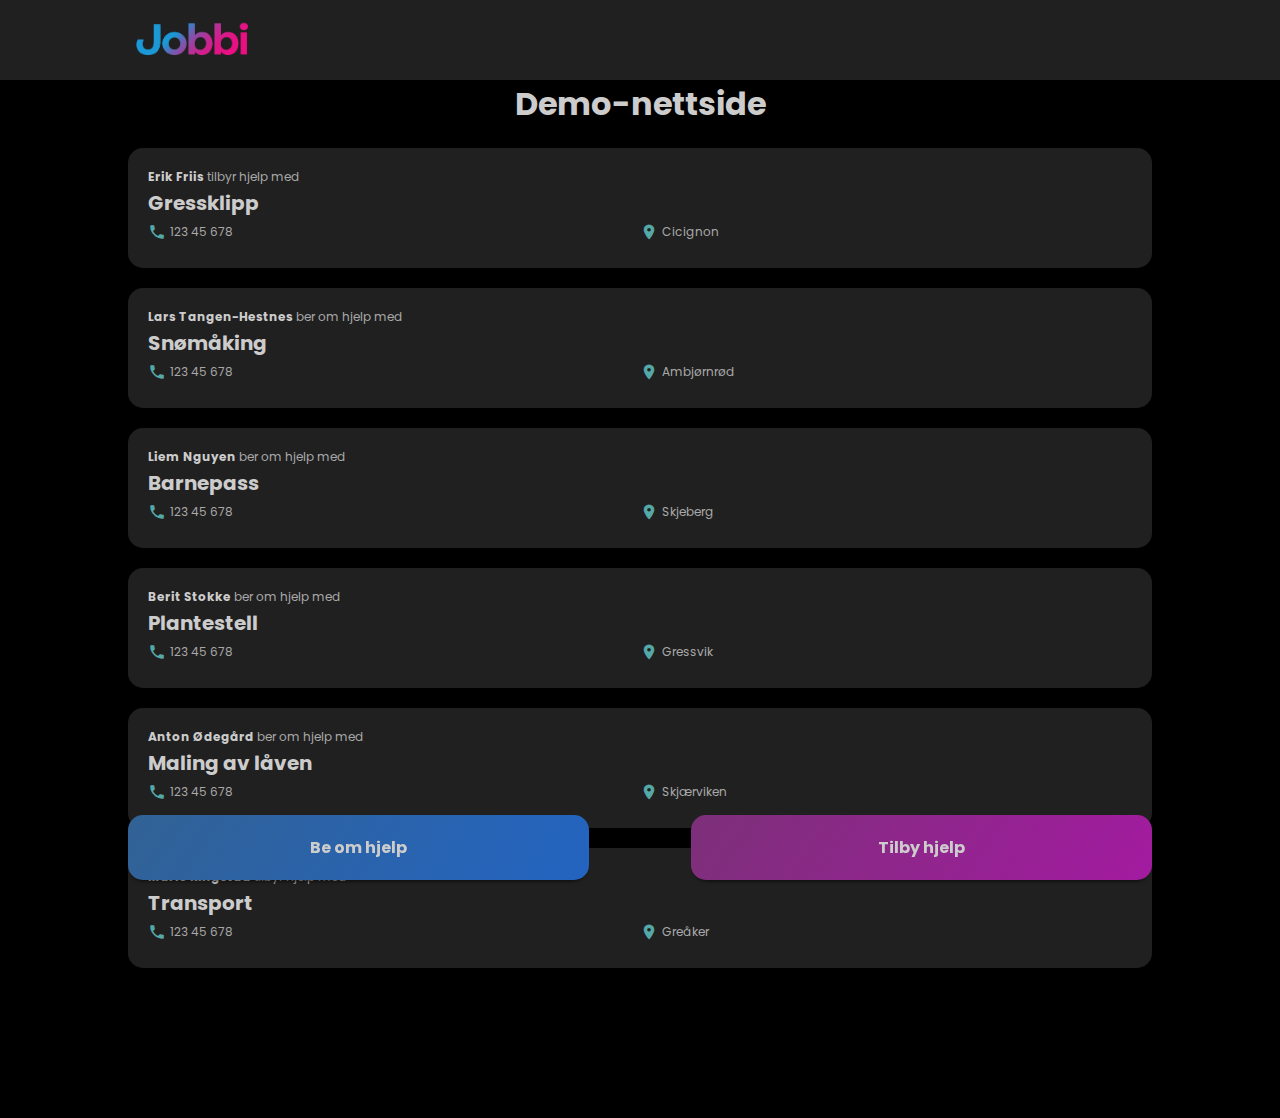
<file: index.html>
<!DOCTYPE html>
<html lang="no">
<head>
    <meta charset="UTF-8">
    <meta http-equiv="X-UA-Compatible" content="IE=edge">
    <meta name="viewport" content="width=device-width, initial-scale=1.0">
    <link rel="stylesheet" href="style.css">
    <script src="script.js" defer></script>
    <title>Jobbi</title>
    <link href="https://fonts.googleapis.com/icon?family=Material+Icons" rel="stylesheet">
    <link rel="preconnect" href="https://fonts.googleapis.com">
    <link rel="preconnect" href="https://fonts.gstatic.com" crossorigin>
    <link href="https://fonts.googleapis.com/css2?family=Montserrat:wght@400;600;700;800&family=Poppins:ital,wght@0,400;0,500;0,600;1,400&display=swap" rel="stylesheet">
</head>
<body>
    <div id="wrapper">
        <header>
            <img src="Images/logo.png" alt="Jobbi">
            <div id="menu-box">
                <!-- <p id="sort">Sortér</p> -->
                <i class="material-icons" id="mode-toggle">dark_mode</i>
            </div>
        </header>
        <div class="main-content">
            <h1 id="disclaimer">Demo-nettside</h1>
            <a href="card1.html">
                <div class="card">
                    <p><strong>Erik Friis </strong> tilbyr hjelp med</p>
                    <h1>Gressklipp</h1>
                    <div class="contact-info">
                        <div class="phone">
                            <i class="icon material-icons ">call</i>
                            <p class="phone-number">123 45 678</p>
                        </div>
                        <div class="location">
                            <i class="icon material-icons ">location_on</i>
                            <p class="location">Cicignon</p>
                        </div>
                    </div>
                </div>
            </a>
            <a href="card2.html">
                <div class="card">
                    <p><strong>Lars Tangen-Hestnes </strong> ber om hjelp med</p>
                    <h1>Snømåking</h1>
                    <div class="contact-info">
                        <div class="phone">
                            <i class="icon material-icons ">call</i>
                            <p class="phone-number">123 45 678</p>
                        </div>
                        <div class="location">
                            <i class="icon material-icons ">location_on</i>
                            <p class="location">Ambjørnrød</p>
                        </div>
                    </div>
                </div>
            </a>
            <a href="card3.html">
                <div class="card">
                    <p><strong>Liem Nguyen </strong> ber om hjelp med</p>
                    <h1>Barnepass</h1>
                    <div class="contact-info">
                        <div class="phone">
                            <i class="icon material-icons ">call</i>
                            <p class="phone-number">123 45 678</p>
                        </div>
                        <div class="location">
                            <i class="icon material-icons ">location_on</i>
                            <p class="location">Skjeberg</p>
                        </div>
                    </div>
                </div>
            </a>
            <a href="card4.html">
                <div class="card">
                    <p><strong>Berit Stokke </strong> ber om hjelp med</p>
                    <h1>Plantestell</h1>
                    <div class="contact-info">
                        <div class="phone">
                            <i class="icon material-icons ">call</i>
                            <p class="phone-number">123 45 678</p>
                        </div>
                        <div class="location">
                            <i class="icon material-icons ">location_on</i>
                            <p class="location">Gressvik</p>
                        </div>
                    </div>
                </div>
            </a>
            <a href="card5.html">
                <div class="card">
                    <p><strong>Anton Ødegård </strong> ber om hjelp med</p>
                    <h1>Maling av låven</h1>
                    <div class="contact-info">
                        <div class="phone">
                            <i class="icon material-icons ">call</i>
                            <p class="phone-number">123 45 678</p>
                        </div>
                        <div class="location">
                            <i class="icon material-icons ">location_on</i>
                            <p class="location">Skjærviken</p>
                        </div>
                    </div>
                </div>
            </a>
            <a href="card6.html">
                <div class="card">
                    <p><strong>Marie Ringstad </strong> tilbyr hjelp med</p>
                    <h1>Transport</h1>
                    <div class="contact-info">
                        <div class="phone">
                            <i class="icon material-icons ">call</i>
                            <p class="phone-number">123 45 678</p>
                        </div>
                        <div class="location">
                            <i class="icon material-icons ">location_on</i>
                            <p class="location">Greåker</p>
                        </div>
                    </div>
                </div>
            </a>
        </div>
        <footer id="front-page-footer">
            <div id="make-post">
                <div id="request">
                    <a href="createpost.html">
                        <div class="post-button">
                            <h1>Be om hjelp</h1>
                        </div>
                    </a>
                </div>
                <div id="offer">
                    <a href="createpost.html">
                        <div class="post-button">
                            <h1>Tilby hjelp</h1>
                        </div>
                    </a>
                </div>
            </div>
        </footer>
    </div>
</body>
</html>
</file>
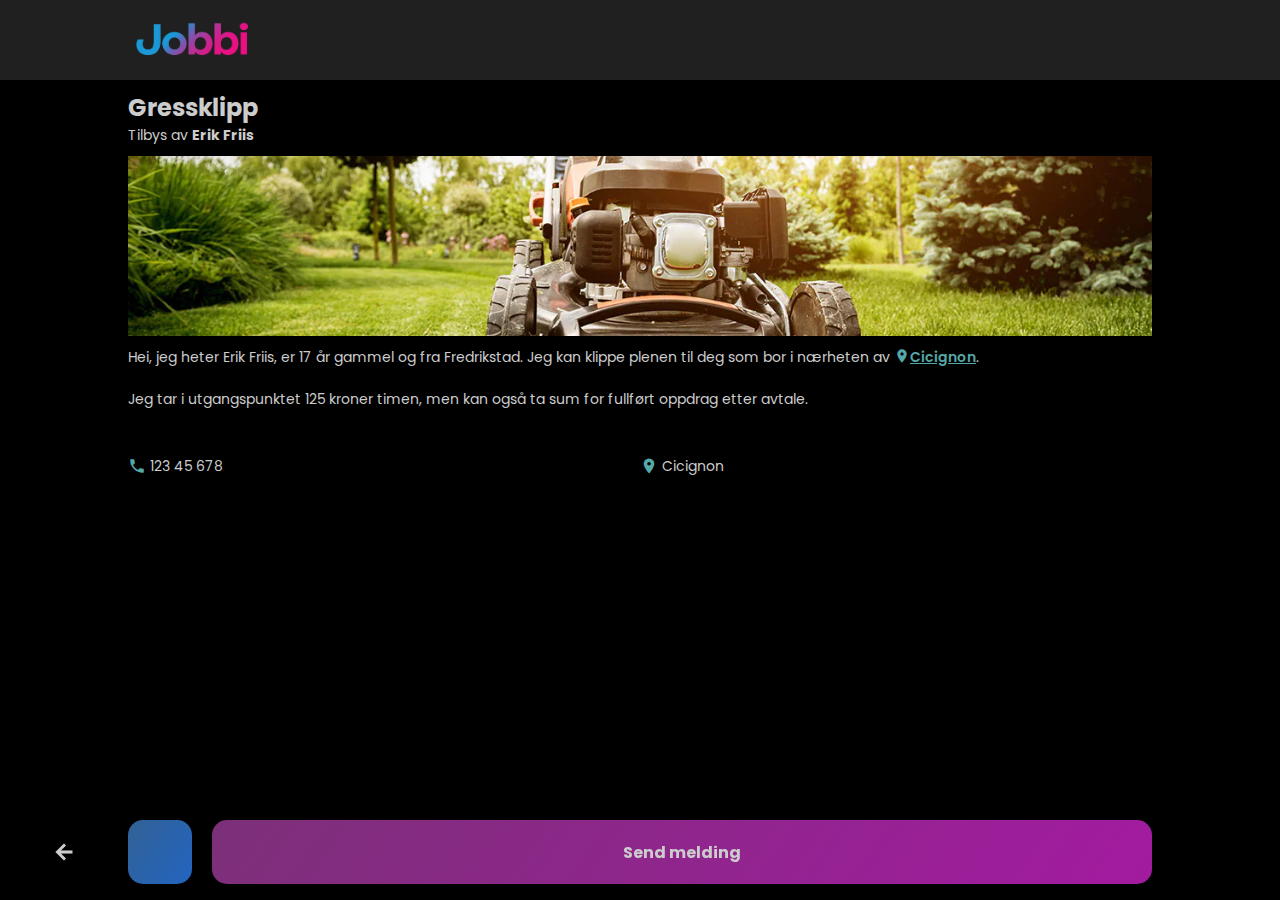
<file: card1.html>
<!DOCTYPE html>
<html lang="no">
<head>
    <meta charset="UTF-8">
    <meta http-equiv="X-UA-Compatible" content="IE=edge">
    <meta name="viewport" content="width=device-width, initial-scale=1.0">
    <script src="script.js" defer></script>
    <link rel="stylesheet" href="style.css">
    <link href="https://fonts.googleapis.com/icon?family=Material+Icons" rel="stylesheet">
    <link rel="preconnect" href="https://fonts.googleapis.com">
    <link rel="preconnect" href="https://fonts.gstatic.com" crossorigin>
    <link href="https://fonts.googleapis.com/css2?family=Montserrat:wght@400;600;700;800&family=Poppins:ital,wght@0,400;0,500;0,600;1,400&display=swap" rel="stylesheet">
    <title>Jobbi -Innlegg</title>
</head>
<body>
    <div id="wrapper">
        <header>
            <a href="index.html"><img src="Images/logo.png" alt="Jobbi"></a>
            <div id="menu-box">
                <i class="material-icons" id="mode-toggle">dark_mode</i>
            </div>
        </header>
        <div class="main-content">
            <div class="gig-info">
                <h1>Gressklipp</h1>
                <p>Tilbys av <strong>Erik Friis</strong></p>
                <img src="Images/gressklipp.png" alt="">
                <p class="main-text">
                    Hei, jeg heter Erik Friis, er 17 år gammel og fra Fredrikstad. Jeg kan klippe plenen til 
                    deg som bor i nærheten av <a href=""><i class="inline-icon material-icons">location_on</i>Cicignon</a>. 
                    <br><br>
                    Jeg tar i utgangspunktet 125 kroner timen, men kan også ta sum for fullført oppdrag etter avtale.
                </p>
                <div class="contact-info">
                    <div class="phone">
                        <i class="icon material-icons ">call</i>
                        <p class="phone-number">123 45 678</p>
                    </div>
                    <div class="location">
                        <i class="icon material-icons ">location_on</i>
                        <p class="location">Cicignon</p>
                    </div>
                </div>
            </div>
        </div>
        
    </div>
    <footer id="about-gig-footer">
        <div class="bottom-navbar">
                <div class="back-btn">
                    <a href="index.html">
                        <i class="material-icons">arrow_back_ios_new</i>
                    </a>
                </div>
            
            <a href="contact.html">
                <div class="send-message">
                    <h1>Send melding</h1>
                </div>
            </a>
        </div>
    </footer>
</body>
</html>
</file>
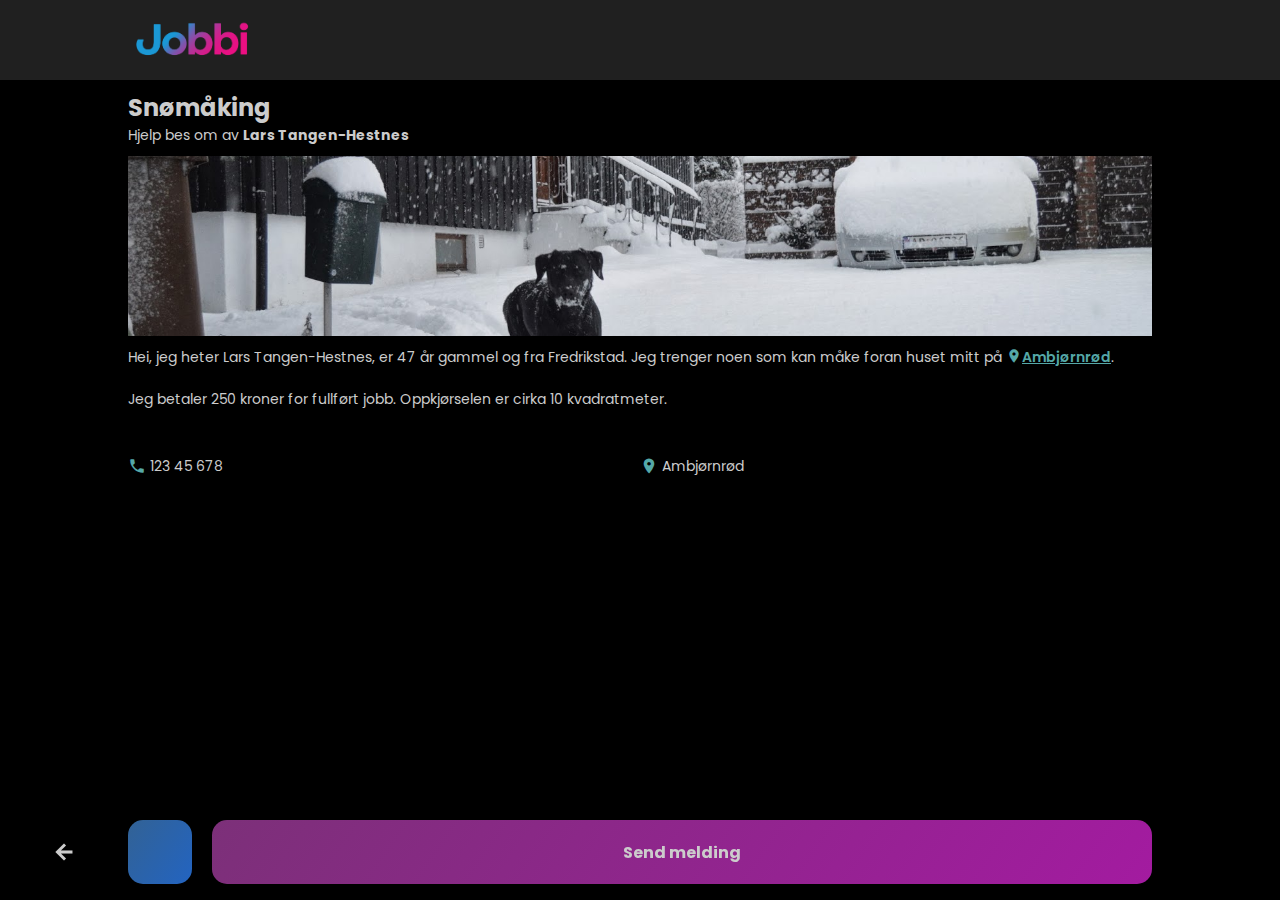
<file: card2.html>
<!DOCTYPE html>
<html lang="no">
<head>
    <meta charset="UTF-8">
    <meta http-equiv="X-UA-Compatible" content="IE=edge">
    <meta name="viewport" content="width=device-width, initial-scale=1.0">
    <script src="script.js" defer></script>
    <link rel="stylesheet" href="style.css">
    <link href="https://fonts.googleapis.com/icon?family=Material+Icons" rel="stylesheet">
    <link rel="preconnect" href="https://fonts.googleapis.com">
    <link rel="preconnect" href="https://fonts.gstatic.com" crossorigin>
    <link href="https://fonts.googleapis.com/css2?family=Montserrat:wght@400;600;700;800&family=Poppins:ital,wght@0,400;0,500;0,600;1,400&display=swap" rel="stylesheet">
    <title>Jobbi -Innlegg</title>
</head>
<body>
    <div id="wrapper">
        <header>
            <a href="index.html"><img src="Images/logo.png" alt="Jobbi"></a>
            <div id="menu-box">
                <i class="material-icons" id="mode-toggle">dark_mode</i>
            </div>
        </header>
        <div class="main-content">
            <div class="gig-info">
                <h1>Snømåking</h1>
                <p>Hjelp bes om av <strong>Lars Tangen-Hestnes</strong></p>
                <img src="Images/snow.jpg" alt="">
                <p class="main-text">
                    Hei, jeg heter Lars Tangen-Hestnes, er 47 år gammel og fra Fredrikstad. Jeg trenger noen som kan
                    måke foran huset mitt på <a href=""><i class="inline-icon material-icons">location_on</i>Ambjørnrød</a>. 
                    <br><br>
                    Jeg betaler 250 kroner for fullført jobb. Oppkjørselen er cirka 10 kvadratmeter.
                </p>
                <div class="contact-info">
                    <div class="phone">
                        <i class="icon material-icons ">call</i>
                        <p class="phone-number">123 45 678</p>
                    </div>
                    <div class="location">
                        <i class="icon material-icons ">location_on</i>
                        <p class="location">Ambjørnrød</p>
                    </div>
                </div>
            </div>
        </div>
        
    </div>
    <footer id="about-gig-footer">
        <div class="bottom-navbar">
                <div class="back-btn">
                    <a href="index.html">
                        <i class="material-icons">arrow_back_ios_new</i>
                    </a>
                </div>
            
            <a href="contact.html">
                <div class="send-message">
                    <h1>Send melding</h1>
                </div>
            </a>
        </div>
    </footer>
</body>
</html>
</file>
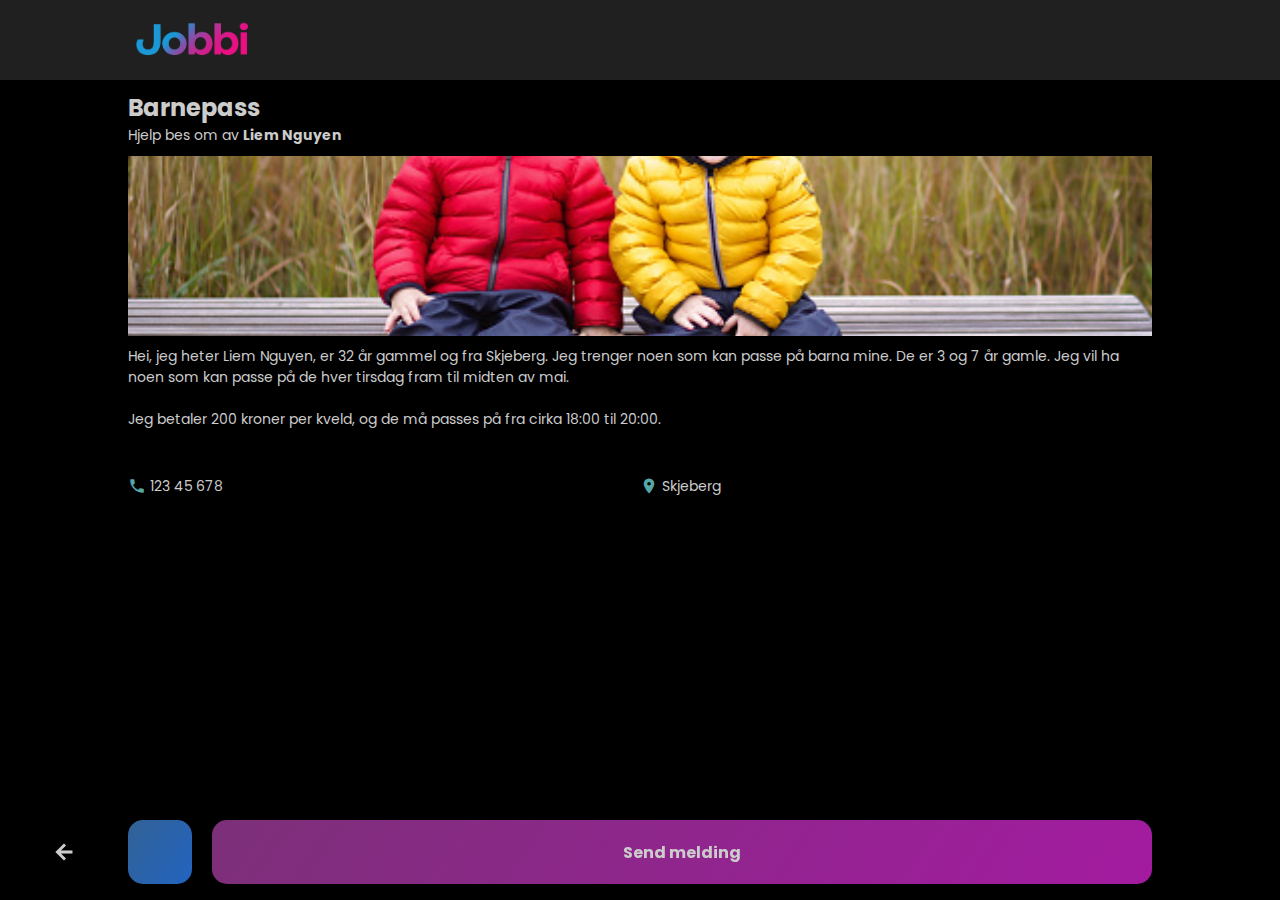
<file: card3.html>
<!DOCTYPE html>
<html lang="no">
<head>
    <meta charset="UTF-8">
    <meta http-equiv="X-UA-Compatible" content="IE=edge">
    <meta name="viewport" content="width=device-width, initial-scale=1.0">
    <script src="script.js" defer></script>
    <link rel="stylesheet" href="style.css">
    <link href="https://fonts.googleapis.com/icon?family=Material+Icons" rel="stylesheet">
    <link rel="preconnect" href="https://fonts.googleapis.com">
    <link rel="preconnect" href="https://fonts.gstatic.com" crossorigin>
    <link href="https://fonts.googleapis.com/css2?family=Montserrat:wght@400;600;700;800&family=Poppins:ital,wght@0,400;0,500;0,600;1,400&display=swap" rel="stylesheet">
    <title>Jobbi -Innlegg</title>
</head>
<body>
    <div id="wrapper">
        <header>
            <a href="index.html"><img src="Images/logo.png" alt="Jobbi"></a>
            <div id="menu-box">
                <i class="material-icons" id="mode-toggle">dark_mode</i>
            </div>
        </header>
        <div class="main-content">
            <div class="gig-info">
                <h1>Barnepass</h1>
                <p>Hjelp bes om av <strong>Liem Nguyen</strong></p>
                <img src="Images/kids.jpg" alt="">
                <p class="main-text">
                    Hei, jeg heter Liem Nguyen, er 32 år gammel og fra Skjeberg. Jeg trenger noen som kan
                    passe på barna mine. De er 3 og 7 år gamle. Jeg vil ha noen som kan passe på de hver tirsdag
                    fram til midten av mai.
                    <br><br>
                    Jeg betaler 200 kroner per kveld, og de må passes på fra cirka 18:00 til 20:00.
                </p>
                <div class="contact-info">
                    <div class="phone">
                        <i class="icon material-icons ">call</i>
                        <p class="phone-number">123 45 678</p>
                    </div>
                    <div class="location">
                        <i class="icon material-icons ">location_on</i>
                        <p class="location">Skjeberg</p>
                    </div>
                </div>
            </div>
        </div>
        
    </div>
    <footer id="about-gig-footer">
        <div class="bottom-navbar">
                <div class="back-btn">
                    <a href="index.html">
                        <i class="material-icons">arrow_back_ios_new</i>
                    </a>
                </div>
            
            <a href="contact.html">
                <div class="send-message">
                    <h1>Send melding</h1>
                </div>
            </a>
        </div>
    </footer>
</body>
</html>
</file>
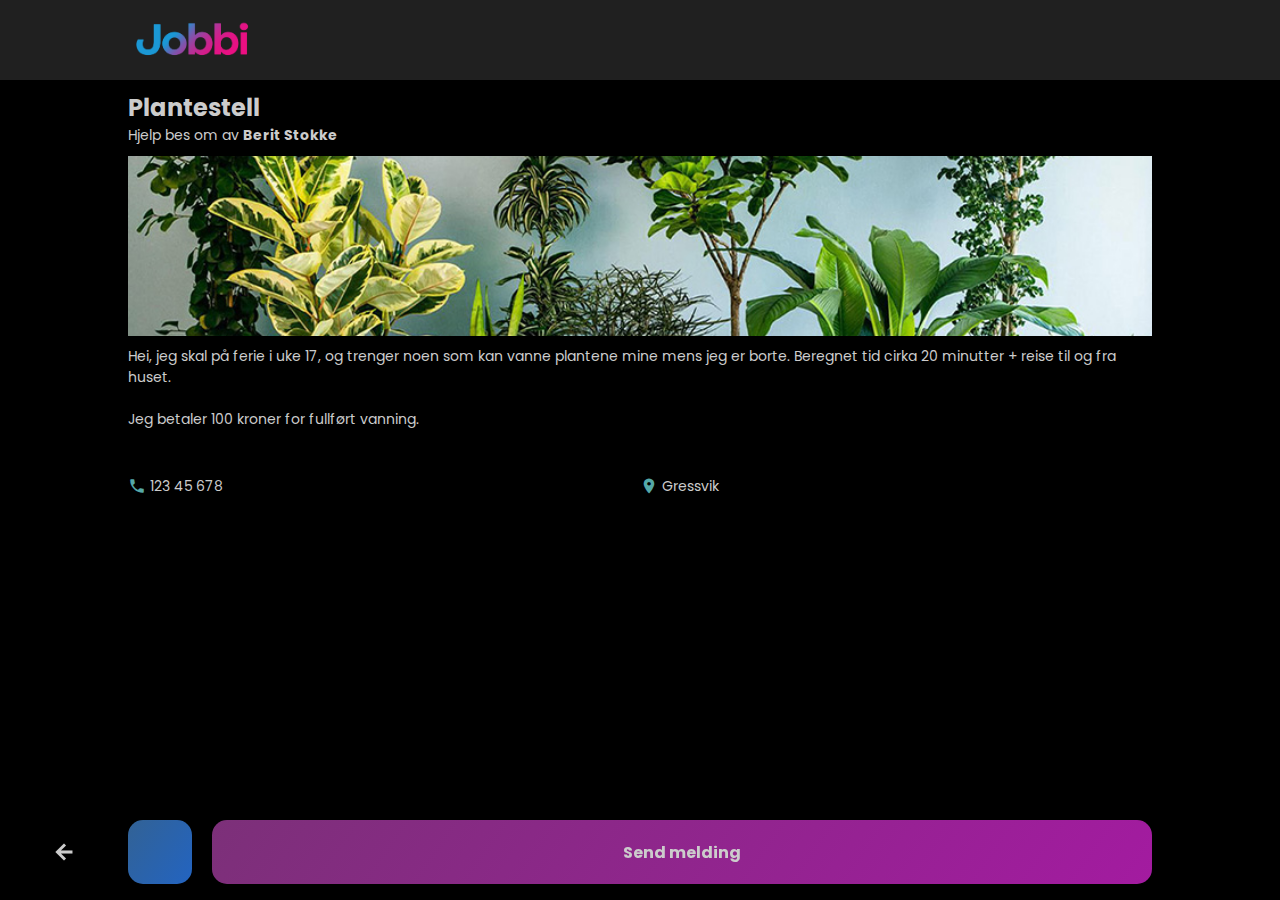
<file: card4.html>
<!DOCTYPE html>
<html lang="no">
<head>
    <meta charset="UTF-8">
    <meta http-equiv="X-UA-Compatible" content="IE=edge">
    <meta name="viewport" content="width=device-width, initial-scale=1.0">
    <script src="script.js" defer></script>
    <link rel="stylesheet" href="style.css">
    <link href="https://fonts.googleapis.com/icon?family=Material+Icons" rel="stylesheet">
    <link rel="preconnect" href="https://fonts.googleapis.com">
    <link rel="preconnect" href="https://fonts.gstatic.com" crossorigin>
    <link href="https://fonts.googleapis.com/css2?family=Montserrat:wght@400;600;700;800&family=Poppins:ital,wght@0,400;0,500;0,600;1,400&display=swap" rel="stylesheet">
    <title>Jobbi -Innlegg</title>
</head>
<body>
    <div id="wrapper">
        <header>
            <a href="index.html"><img src="Images/logo.png" alt="Jobbi"></a>
            <div id="menu-box">
                <i class="material-icons" id="mode-toggle">dark_mode</i>
            </div>
        </header>
        <div class="main-content">
            <div class="gig-info">
                <h1>Plantestell</h1>
                <p>Hjelp bes om av <strong>Berit Stokke</strong></p>
                <img src="Images/plant.jpg" alt="">
                <p class="main-text">
                    Hei, jeg skal på ferie i uke 17, og trenger noen som kan vanne plantene mine mens jeg er borte.
                    Beregnet tid cirka 20 minutter + reise til og fra huset.
                    <br><br>
                    Jeg betaler 100 kroner for fullført vanning.
                </p>
                <div class="contact-info">
                    <div class="phone">
                        <i class="icon material-icons ">call</i>
                        <p class="phone-number">123 45 678</p>
                    </div>
                    <div class="location">
                        <i class="icon material-icons ">location_on</i>
                        <p class="location">Gressvik</p>
                    </div>
                </div>
            </div>
        </div>
        
    </div>
    <footer id="about-gig-footer">
        <div class="bottom-navbar">
                <div class="back-btn">
                    <a href="index.html">
                        <i class="material-icons">arrow_back_ios_new</i>
                    </a>
                </div>
            
            <a href="contact.html">
                <div class="send-message">
                    <h1>Send melding</h1>
                </div>
            </a>
        </div>
    </footer>
</body>
</html>
</file>
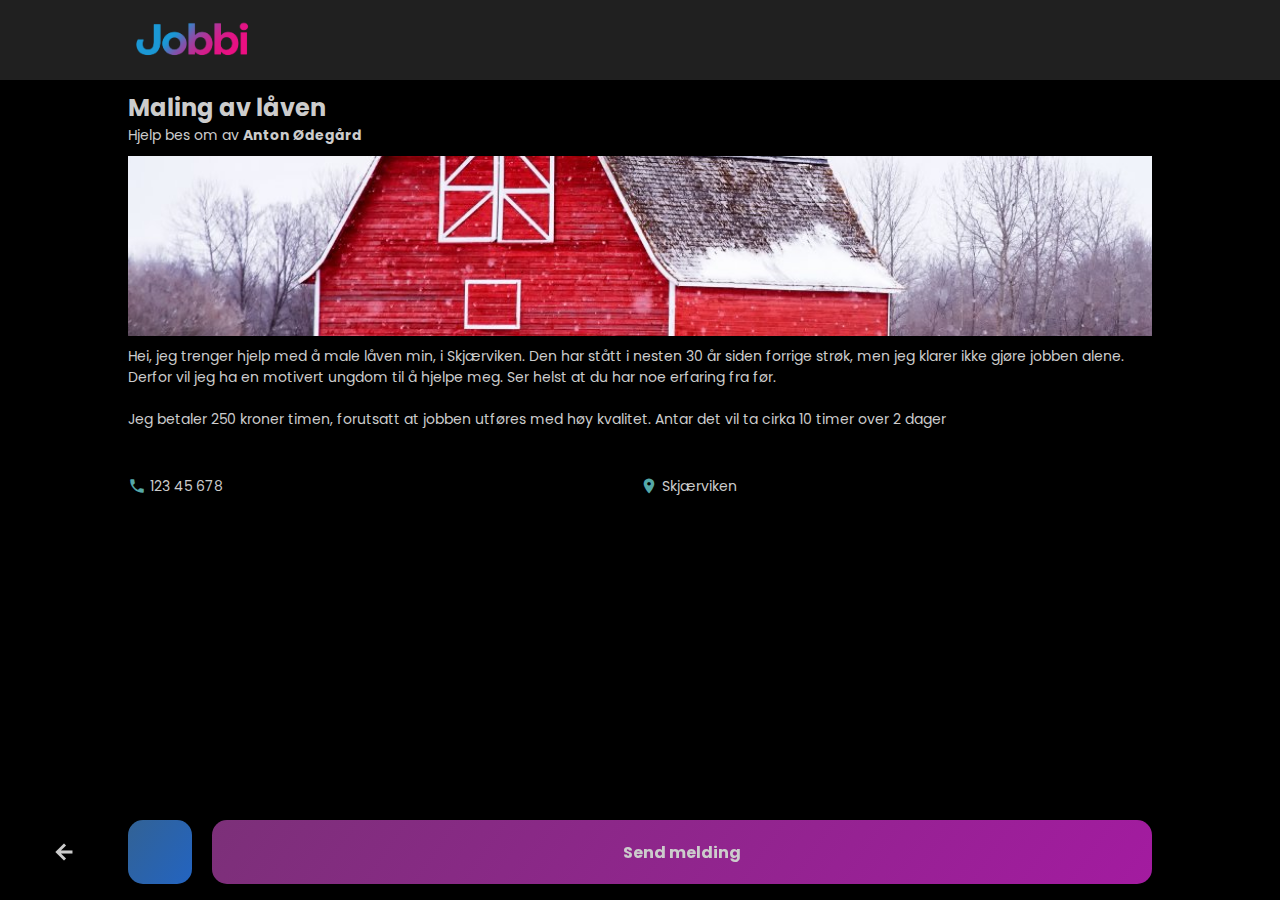
<file: card5.html>
<!DOCTYPE html>
<html lang="no">
<head>
    <meta charset="UTF-8">
    <meta http-equiv="X-UA-Compatible" content="IE=edge">
    <meta name="viewport" content="width=device-width, initial-scale=1.0">
    <script src="script.js" defer></script>
    <link rel="stylesheet" href="style.css">
    <link href="https://fonts.googleapis.com/icon?family=Material+Icons" rel="stylesheet">
    <link rel="preconnect" href="https://fonts.googleapis.com">
    <link rel="preconnect" href="https://fonts.gstatic.com" crossorigin>
    <link href="https://fonts.googleapis.com/css2?family=Montserrat:wght@400;600;700;800&family=Poppins:ital,wght@0,400;0,500;0,600;1,400&display=swap" rel="stylesheet">
    <title>Jobbi -Innlegg</title>
</head>
<body>
    <div id="wrapper">
        <header>
            <a href="index.html"><img src="Images/logo.png" alt="Jobbi"></a>
            <div id="menu-box">
                <i class="material-icons" id="mode-toggle">dark_mode</i>
            </div>
        </header>
        <div class="main-content">
            <div class="gig-info">
                <h1>Maling av låven</h1>
                <p>Hjelp bes om av <strong>Anton Ødegård</strong></p>
                <img src="Images/barn.jpg" alt="">
                <p class="main-text">
                    Hei, jeg trenger hjelp med å male låven min, i Skjærviken. Den har stått i nesten 30
                    år siden forrige strøk, men jeg klarer ikke gjøre jobben alene. Derfor vil jeg ha en 
                    motivert ungdom til å hjelpe meg. Ser helst at du har noe erfaring fra før.
                    <br><br>
                    Jeg betaler 250 kroner timen, forutsatt at jobben utføres med høy kvalitet. Antar det vil
                    ta cirka 10 timer over 2 dager
                </p>
                <div class="contact-info">
                    <div class="phone">
                        <i class="icon material-icons ">call</i>
                        <p class="phone-number">123 45 678</p>
                    </div>
                    <div class="location">
                        <i class="icon material-icons ">location_on</i>
                        <p class="location">Skjærviken</p>
                    </div>
                </div>
            </div>
        </div>
        
    </div>
    <footer id="about-gig-footer">
        <div class="bottom-navbar">
                <div class="back-btn">
                    <a href="index.html">
                        <i class="material-icons">arrow_back_ios_new</i>
                    </a>
                </div>
            
            <a href="contact.html">
                <div class="send-message">
                    <h1>Send melding</h1>
                </div>
            </a>
        </div>
    </footer>
</body>
</html>
</file>
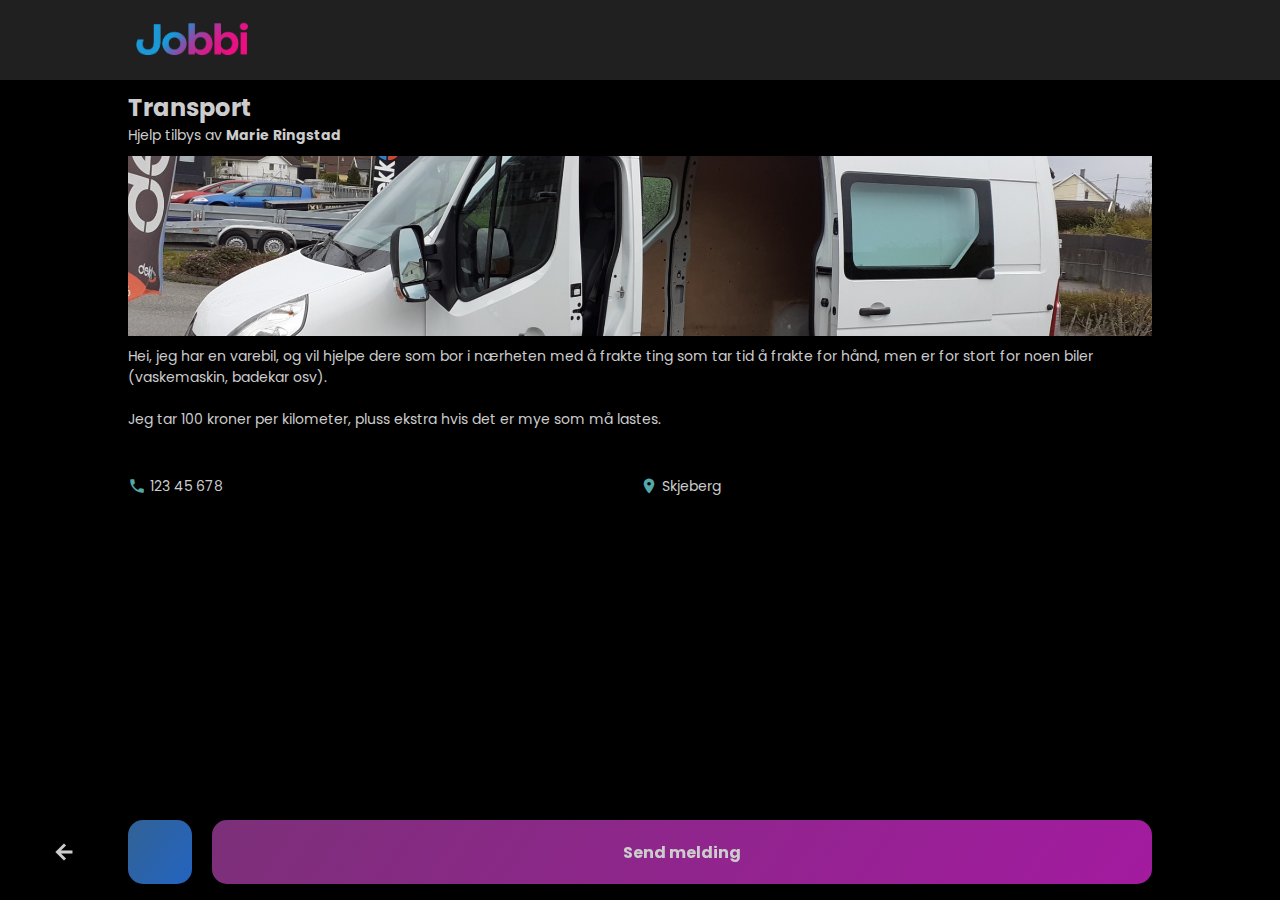
<file: card6.html>
<!DOCTYPE html>
<html lang="no">
<head>
    <meta charset="UTF-8">
    <meta http-equiv="X-UA-Compatible" content="IE=edge">
    <meta name="viewport" content="width=device-width, initial-scale=1.0">
    <script src="script.js" defer></script>
    <link rel="stylesheet" href="style.css">
    <link href="https://fonts.googleapis.com/icon?family=Material+Icons" rel="stylesheet">
    <link rel="preconnect" href="https://fonts.googleapis.com">
    <link rel="preconnect" href="https://fonts.gstatic.com" crossorigin>
    <link href="https://fonts.googleapis.com/css2?family=Montserrat:wght@400;600;700;800&family=Poppins:ital,wght@0,400;0,500;0,600;1,400&display=swap" rel="stylesheet">
    <title>Jobbi -Innlegg</title>
</head>
<body>
    <div id="wrapper">
        <header>
            <a href="index.html"><img src="Images/logo.png" alt="Jobbi"></a>
            <div id="menu-box">
                <i class="material-icons" id="mode-toggle">dark_mode</i>
            </div>
        </header>
        <div class="main-content">
            <div class="gig-info">
                <h1>Transport</h1>
                <p>Hjelp tilbys av <strong>Marie Ringstad</strong></p>
                <img src="Images/car.jpg" alt="">
                <p class="main-text">
                    Hei, jeg har en varebil, og vil hjelpe dere som bor i nærheten med å frakte 
                    ting som tar tid å frakte for hånd, men er for stort for noen biler
                    (vaskemaskin, badekar osv).
                    <br><br>
                    Jeg tar 100 kroner per kilometer, pluss ekstra hvis det er mye som må lastes.
                </p>
                <div class="contact-info">
                    <div class="phone">
                        <i class="icon material-icons ">call</i>
                        <p class="phone-number">123 45 678</p>
                    </div>
                    <div class="location">
                        <i class="icon material-icons ">location_on</i>
                        <p class="location">Skjeberg</p>
                    </div>
                </div>
            </div>
        </div>
        
    </div>
    <footer id="about-gig-footer">
        <div class="bottom-navbar">
                <div class="back-btn">
                    <a href="index.html">
                        <i class="material-icons">arrow_back_ios_new</i>
                    </a>
                </div>
            
            <a href="contact.html">
                <div class="send-message">
                    <h1>Send melding</h1>
                </div>
            </a>
        </div>
    </footer>
</body>
</html>
</file>
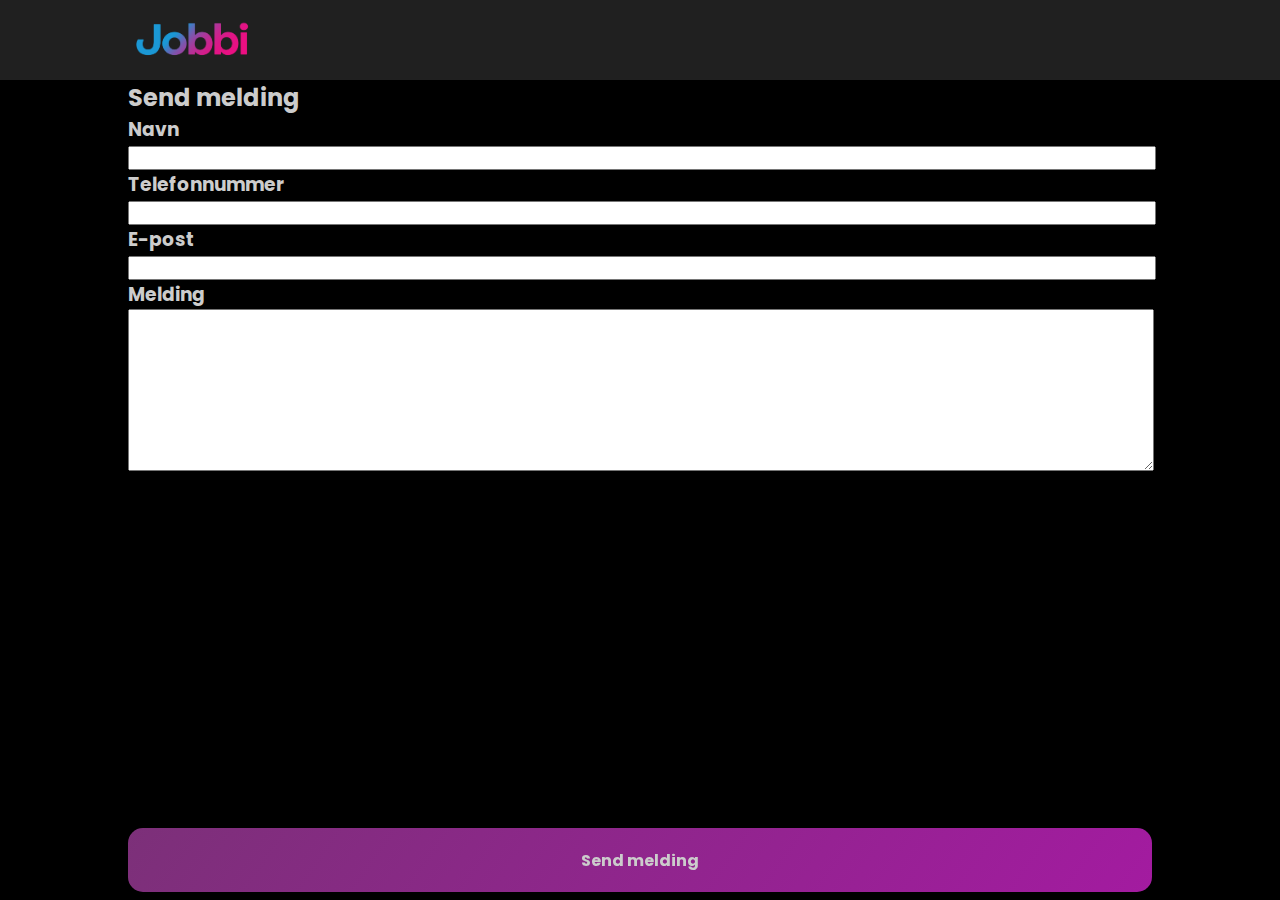
<file: contact.html>
<!DOCTYPE html>
<html lang="no">
<head>
    <meta charset="UTF-8">
    <meta http-equiv="X-UA-Compatible" content="IE=edge">
    <meta name="viewport" content="width=device-width, initial-scale=1.0">
    <script src="script.js" defer></script>
    <link rel="stylesheet" href="style.css">
    <link href="https://fonts.googleapis.com/icon?family=Material+Icons" rel="stylesheet">
    <link rel="preconnect" href="https://fonts.googleapis.com">
    <link rel="preconnect" href="https://fonts.gstatic.com" crossorigin>
    <link href="https://fonts.googleapis.com/css2?family=Montserrat:wght@400;600;700;800&family=Poppins:ital,wght@0,400;0,500;0,600;1,400&display=swap" rel="stylesheet">
    <title>Jobbi - Kontakt</title>
</head>
<body>
    <div id="wrapper">
        <header>
            <a href="index.html"><img src="Images/logo.png" alt="Jobbi"></a>
            <div id="menu-box">
                <!-- <p id="sort">Sortér</p> -->
                <i class="material-icons" id="mode-toggle">dark_mode</i>
            </div>
        </header>
        <div class="main-content">
            <h2>Send melding</h2>
            <h3>Navn</h3>
            <input type="text" name="" id="" value="" class="personal-information">
            <h3>Telefonnummer</h3>
            <input type="text" name="" id="" class="personal-information">
            <h3>E-post</h3>
            <input type="text" name="" id="" class="personal-information">
            <h3>Melding</h3>
            <textarea name="message" id="message-box"></textarea>
        </div>
        <footer id="submit-footer">
            <a href="index.html">
                <div id="submit-button">
                    <h2>Send melding</h2>
                </div>
            </a>
        </footer>
    </div>
</body>
</html>
</file>
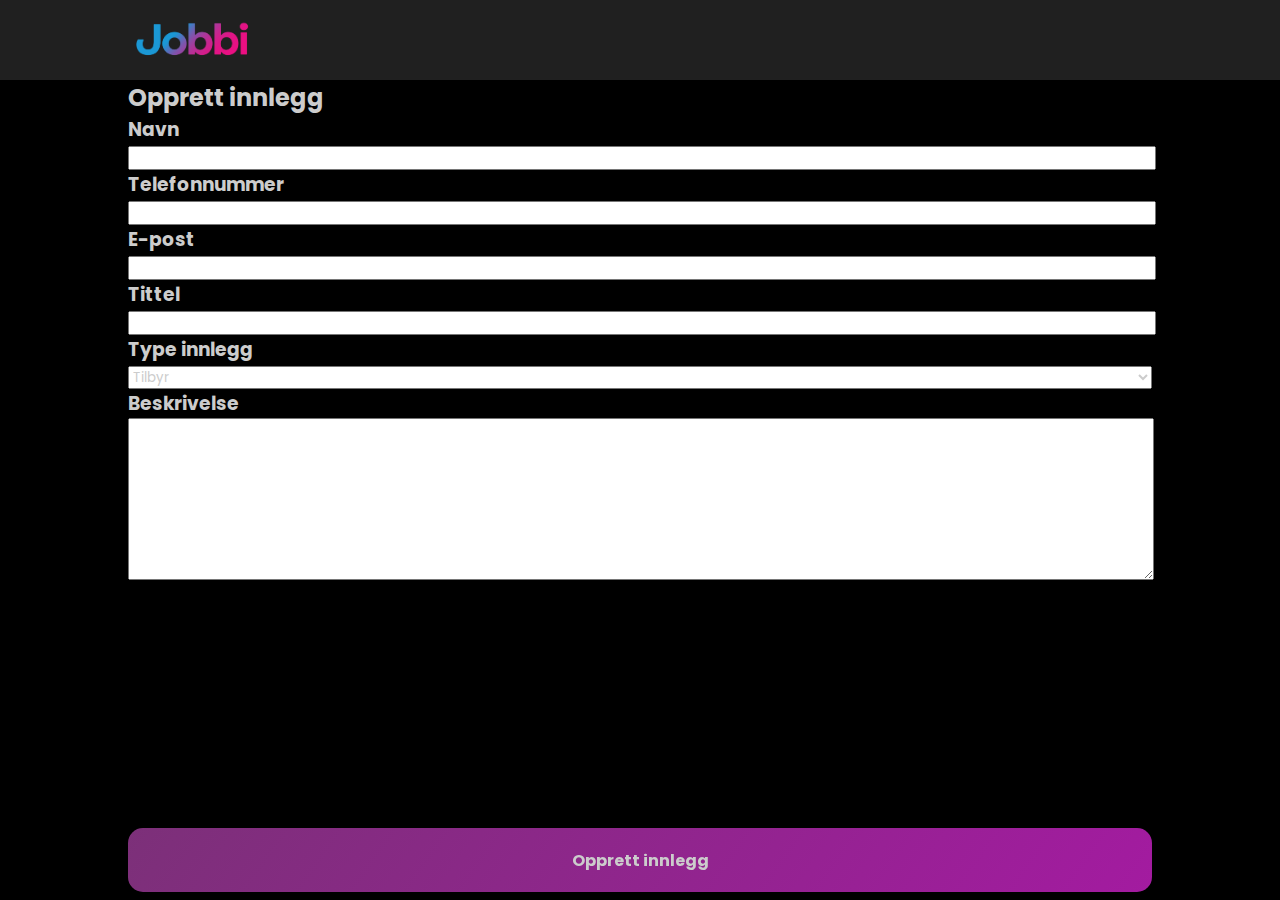
<file: createpost.html>
<!DOCTYPE html>
<html lang="no">
<head>
    <meta charset="UTF-8">
    <meta http-equiv="X-UA-Compatible" content="IE=edge">
    <meta name="viewport" content="width=device-width, initial-scale=1.0">
    <script src="script.js" defer></script>
    <link rel="stylesheet" href="style.css">
    <link href="https://fonts.googleapis.com/icon?family=Material+Icons" rel="stylesheet">
    <link rel="preconnect" href="https://fonts.googleapis.com">
    <link rel="preconnect" href="https://fonts.gstatic.com" crossorigin>
    <link href="https://fonts.googleapis.com/css2?family=Montserrat:wght@400;600;700;800&family=Poppins:ital,wght@0,400;0,500;0,600;1,400&display=swap" rel="stylesheet">
    <title>Jobbi - Kontakt</title>
</head>
<body>
    <div id="wrapper">
        <header>
            <a href="index.html"><img src="Images/logo.png" alt="Jobbi"></a>
            <div id="menu-box">
                <!-- <p id="sort">Sortér</p> -->
                <i class="material-icons" id="mode-toggle">dark_mode</i>
            </div>
        </header>
        <div class="main-content">
            <h2>Opprett innlegg</h2>
            <h3>Navn</h3>
            <input type="text" name="" id="" value="" class="personal-information">
            <h3>Telefonnummer</h3>
            <input type="text" name="" id="" class="personal-information">
            <h3>E-post</h3>
            <input type="text" name="" id="" class="personal-information">
            <h3>Tittel</h3>
            <input type="text" name="" id="" class="personal-information">
            <h3>Type innlegg</h3>
            <select name="gig-type" id="" value="Velg" class="personal-information">
                <option value="tilbyr" class="personal-information">Tilbyr</option>
                <option value="ber-om" class="personal-information">Ber om</option>
            </select>
            <h3>Beskrivelse</h3>
            <textarea name="message" id="message-box"></textarea>
        </div>
        <footer id="submit-footer">
            <a href="index.html">
                <div id="submit-button">
                    <h2>Opprett innlegg</h2>
                </div>
            </a>
        </footer>
    </div>
</body>
</html>
</file>
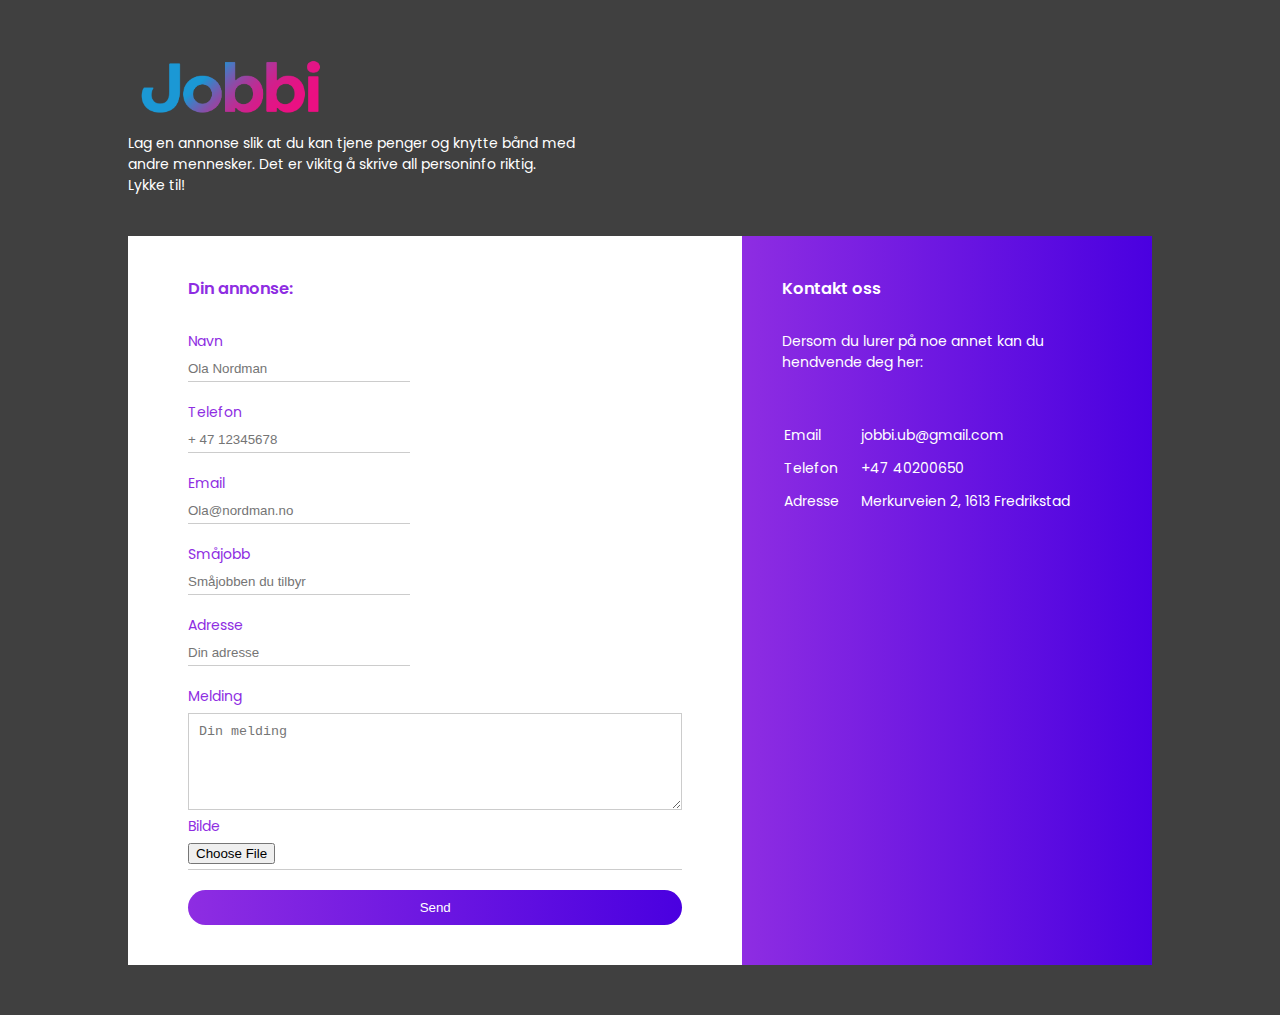
<file: kontakt.html>
<!DOCTYPE html>
<html lang="en">
<head>
    <meta charset="UTF-8">
    <meta http-equiv="X-UA-Compatible" content="IE=edge">
    <meta name="viewport" content="width=device-width, initial-scale=1.0">
    <title>Jobbi kontakt</title>
    <link rel="stylesheet" href="style2.css">
    <link rel="preconnect" href="https://fonts.googleapis.com"> 
    <link rel="preconnect" href="https://fonts.gstatic.com" crossorigin> 
    <link href="https://fonts.googleapis.com/css2?family=Bungee+Spice&family=Nabla&family=Poppins:ital,wght@0,100;0,200;0,300;0,500;0,600;0,700;0,800;0,900;1,100;1,200;1,300;1,500;1,600;1,700;1,800;1,900&family=Source+Sans+Pro&display=swap" rel="stylesheet">

</head>
<body>
    <div class="container">
        <img src="Images/logo.png" alt="Jobbi">
        <p>Lag en annonse slik at du kan tjene penger og knytte bånd med <br>andre mennesker. Det er vikitg å skrive all personinfo riktig.<br> Lykke til!</p>
        <div class="contact-box">
            <div class="contact-left">
                <h3>Din annonse:</h3>
                <form>

                    <div class="input-row">
                        <div class="input-group">
                            <label>Navn</label>
                            <input type="text" placeholder="Ola Nordman">
                        </div>
                    </div>

                    <div class="input-row">
                        <div class="input-group">
                            <label>Telefon</label>
                            <input type="text" placeholder="+ 47 12345678">
                        </div>
                    </div>
                    <div class="input-row">
                        <div class="input-group">
                            <label> Email </label>
                            <input type="email" placeholder="Ola@nordman.no">
                        </div>
                    </div>
                    <div class="input-row">
                        <div class="input-group">
                            <label>Småjobb</label>
                            <input type="text" placeholder="Småjobben du tilbyr">
                        </div>

                    </div>
                    <div class="input-row">
                        <div class="input-group">
                            <label>Adresse</label>
                            <input type="text" placeholder="Din adresse">
                        </div>

                    </div>

                    <label>Melding</label>
                    <textarea rows="5" placeholder="Din melding"></textarea>
                    

                    <label>Bilde</label>
                    <form>
                        <input type = "file" name = "upload" accept = "image/*" />
                     </form>
                    <button type="submit">Send</button>
                </form> 
            

            </div>
            <div class="contact-right">
                <h3>Kontakt oss</h3>
                <p>Dersom du lurer på noe annet kan du hendvende deg her:
                </p>
                <table>
                    <tr>
                        <td>Email</td>
                        <td>jobbi.ub@gmail.com</td>
                    </tr>
                    <tr>
                        <td> Telefon</td>
                        <td>+47 40200650 </td>
                    </tr>
                    <tr>
                        <td> Adresse</td>
                        <td> Merkurveien 2, 1613 Fredrikstad</td>
                    </tr>

                </table>

                

            </div>
        </div>
    </div>
    
</body>
</html>
</file>
<file: style.css>
* , *::after, *::before{
    margin: 0;
    font-family: "Poppins", sans-serif;
    color: var(--text-color);
    padding: 0;
}

:root {
    --background-color: #fff;
    --background-contrast: #f6f6f6;
    --text-color: #545454;
    --secondary-text-color: #6b6b6b;
    --shadow-color: #000000;
    --purple-gradient: linear-gradient(125deg, rgba(173,64,169,1) 0%, rgba(215,44,212,1) 100%);
    --blue-gradient: linear-gradient(125deg, #4075ad 0%, #257fe4 100%);
    --icon-color: #55a8a8;
    --cta-text-color: #fff;
}

.hidden {
    display: none;
}

.light-mode {
    --background-color: #fff;
    --text-color: #000;
    --background-contrast: #ddd;
}

body {
    background-color: var(--background-color);
    height: 100%;
    width: 100%;
    display: flex;
    padding-bottom: 150px;
}

#wrapper {
    width: 100%;
    height: 100%;
    display: flex;
    justify-content: center;
}

header {
    top: 0;
    display: flex;
    position: fixed;
    justify-content: center;
    width: 100%;
    height: 80px;
    background-color: var(--background-contrast);
    z-index: 5;
    box-shadow: 0 0 5px #000;
}

header img {
    height: 60%;
    position: absolute;
    top: 20%;
    left: 10%;
}

#menu-box {
    display: flex;
    height: 100%;
    width: 80%;
    align-items: center;
    justify-content: right;
}

#menu-box > * {
    position: relative;
    margin: 20px;
}

#mode-toggle {
    cursor: pointer;
    user-select: none;
}

/* ---------------------- */

.main-content {
    margin-top: 80px;
    width: 80%;
    position: relative;
}

a {
    text-decoration: none;
}

.card {
    background-color: var(--background-contrast);
    padding: 20px;
    border-radius: 15px;
    margin-top: 20px;
    box-shadow: 0 5px 5px -5px var(--shadow-color);
}

.card h1 {
    position: relative;
    top: 2px;
    font-size: 20px;
}

.card p {
    position: relative;
    color: var(--secondary-text-color);
    font-size: 12px;
}


.contact-info {
    position: relative;
    height: 2rem;
    display: flex;
    width: 100%;
}

.contact-info .phone, .contact-info .location {
    width: 50%;
    display: flex;
    align-items: center;
    padding: 0;
}

.contact-info .icon {
    position: relative; 
    font-size: 18px;
    color: var(--icon-color);
    margin-right: 4px;
}

.contact-info > * {
    font-size: 12px;
    color: var(--text-color)
}

#front-page-footer {
    box-sizing: border-box;
    position: fixed;
    bottom: 0;
    width: 100%;
    display: flex;
    justify-content: center;
    flex-direction: column;
}

/* #front-page-footer::after {
    content: "";
    position: absolute;
    width: 100%;
    height: 34px;
    bottom: -10px;
    z-index: -1;
    background-color: var(--background-contrast)
} */

#make-post {
    bottom: 20px;
    left: 10%;
    position: relative;
    display: flex;
    width: 80%;
    justify-content: space-between;
}

#request, #offer {
    width: 45%;
    text-align: center;
    border-radius: 15px;
    box-shadow: 0 5px 5px -5px var(--shadow-color);
}

#offer {
    background-image: var(--purple-gradient)
}

#request {
    background-image: var(--blue-gradient)
}

.post-button {
    padding: 20px 0;
}

#front-page-footer #make-post h1 {
    color: var(--cta-text-color);
    font-size: 16px;
}

.popup {
    z-index: 2;
    box-sizing: border-box;
    position: absolute;
    width: 100%;
    background-color: var(--background-contrast);
    padding: 20px;
    bottom: 0;
    border-radius: 25px;
}

.popup h1 {
    font-size: 20px;
}

.popup h2 {
    font-size: 16px;
}

.gig-info {
    margin-top: 10px;
    display:flex;
    width: 100%;
    position: relative;
    flex-direction: column;
}

.gig-info p {
    font-size: 14px;
}

.gig-info img {
    position: relative;
    width: 100%;
    margin: 10px 0;
    max-height: 20vh;
    object-fit: cover;
}

.gig-info h1 {
    font-size: 24px;
}

.gig-info .main-text {
    position: relative;
}

.gig-info .main-text a {
    text-decoration:underline;
    font-weight: 600;
    color: var(--icon-color);
}

.inline-icon {
    top: 2px;
    position: relative;
    color: var(--icon-color);
    font-size: 16px !important;
}

/* .gig-info .contact {
    display: flex;
    width: 100%;
    position: relative;
} */

#about-gig-footer {
    height: 80px;
    width: 100%;
    position: fixed;
    bottom: 0;
    display: flex;
    justify-content: center;
}

.bottom-navbar {
    position: relative;
    width: 80%;
    display: flex;
}

.bottom-navbar a {
    width: 100%;
}

.bottom-navbar .back-btn a {
    width: 64px;
    height: 64px;
    min-width: 64px;
    background-image: var(--blue-gradient);
    display: flex;
    justify-content: center;
    align-items: center;
    position: relative;
    border-radius: 15px;
    box-shadow: 0 5px 5px -5px var(--shadow-color);
}

.bottom-navbar .back-btn a i {
    color: var(--cta-text-color);
    font-weight: 600;
}

.bottom-navbar .send-message {
    display: flex;
    position: relative;
    height: 64px;
    background-image: var(--purple-gradient);
    flex: 1;
    margin-left: 20px;
    border-radius: 15px;
    justify-content: center;
    align-items: center;
    box-shadow: 0 5px 5px -5px var(--shadow-color);
}

.bottom-navbar .send-message h1 {
    font-size: 16px;
    color: var(--cta-text-color)
}

.gig-info .contact-info {
    position: relative;
    top: 40px;
}

#message-box {
    width: 100%;
    height: 10rem;
}

.personal-information {
    width: 100%;
}

#submit-footer {
    position: fixed;
    bottom: 0;
    height: 80px;
    width: 100%;
    display: flex;
    justify-content: center;
    align-items: center;
}

#submit-footer a {
    width: 80%;
    display: flex;
    justify-content: center;
    align-items: center;
}

#submit-button {
    background-image: var(--purple-gradient);
    height: 64px;
    width: 100%;
    border-radius: 15px;
    display: flex;
    justify-content: center;
    align-items: center;
    box-shadow: 0 5px 5px -5px var(--shadow-color);
}

#submit-button h2 {
    font-size: 16px;
    color: var(--cta-text-color);
}

#disclaimer {
    text-align: center;
}
</file>
<file: style2.css>
*{
    margin: 0;
    padding: 0;
}
body{
    background-color: #404040;
    font-size: 14px;
    font-family: 'Poppins', sans-serif;
}   
.container{
    width: 80%;
    margin: 50px auto;
    color: #FFF;
}
.container img{
    width: 20%;
}
.contact-box{
    background: #fff;
    display: flex;
}
.contact-left{
    flex-basis: 60%;
    padding: 40px 60px;
}
.contact-right{
    flex-basis: 40%;
    padding: 40px;
    background-image: linear-gradient(to right, #8e2de2, #4a00e0);
    color: #fff;
}
h1{
    margin-bottom: 10px;

}
.container p{
margin-bottom: 40px;
}
.input-row{
    display: flex;
    justify-content: space-between;
    margin-bottom: 20px;
}
.input-row .input-group{
   flex-basis: 45%;
}
input{
    width: 100%;
    border: none;
    border-bottom: 1px solid #ccc;
    outline: none;
    padding-bottom: 5px;
}

textarea{
    width: 100%;
    border: 1px solid #ccc;
    outline: none;
    padding: 10px;
    box-sizing: border-box;
}

label{
    margin-bottom: 6px;
    display: block;
    color:#8e2de2;

}
button{
    background: linear-gradient(to right, #8e2de2, #4a00e0);
    width: 100%;
    border: none;
    outline: none;
    color: #fff;
    height: 35px;
    border-radius: 30px;
    margin-top: 20px;
    box-shadow: 0px 5px 15px 0px rgba(2,0,181,0,3);
}
.contact-left h3{
    color: #8e2de2;
    font-weight: 600;
    margin-bottom: 30px;
}

.contact-right h3{
    color:#fff;
    font-weight: 600;
    margin-bottom: 30px;
}

tr td:first-child{
    padding-right: 20px;
}
tr td{
    padding-top: 10px;
}
</file>
